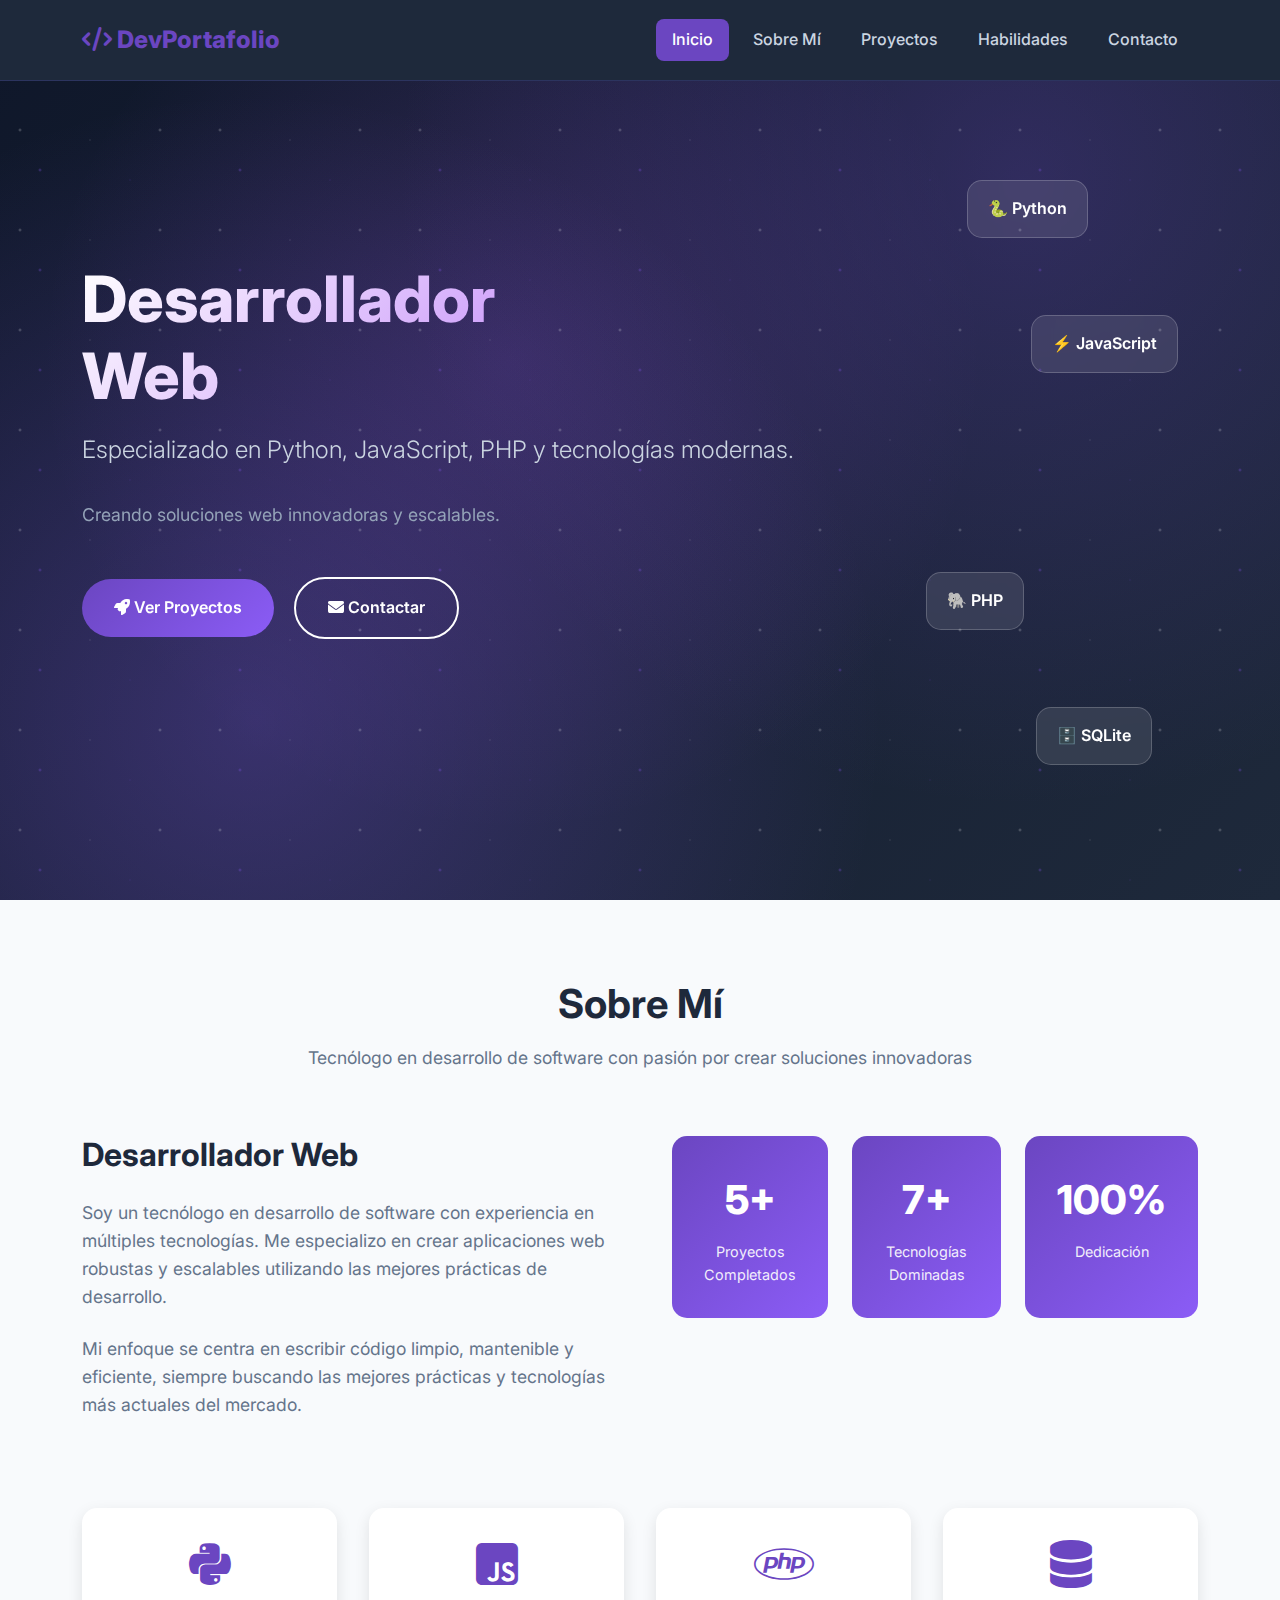
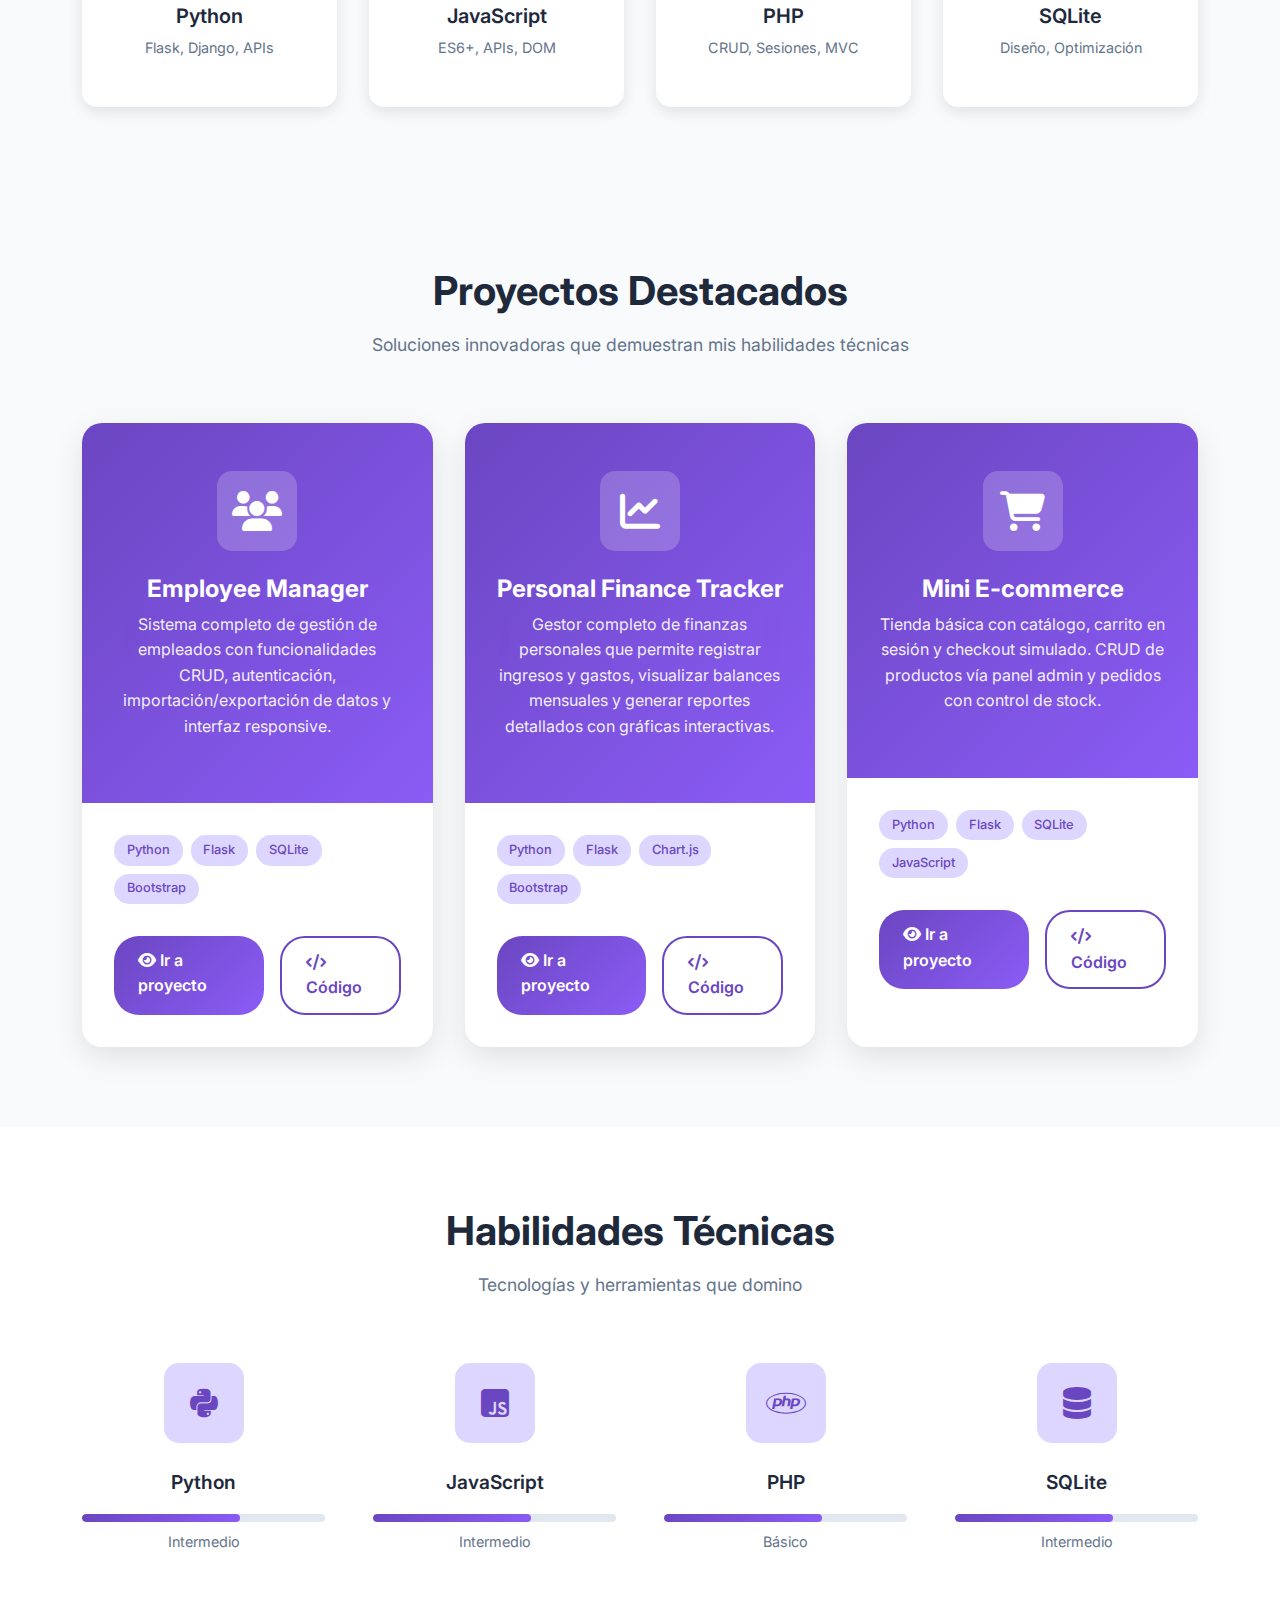
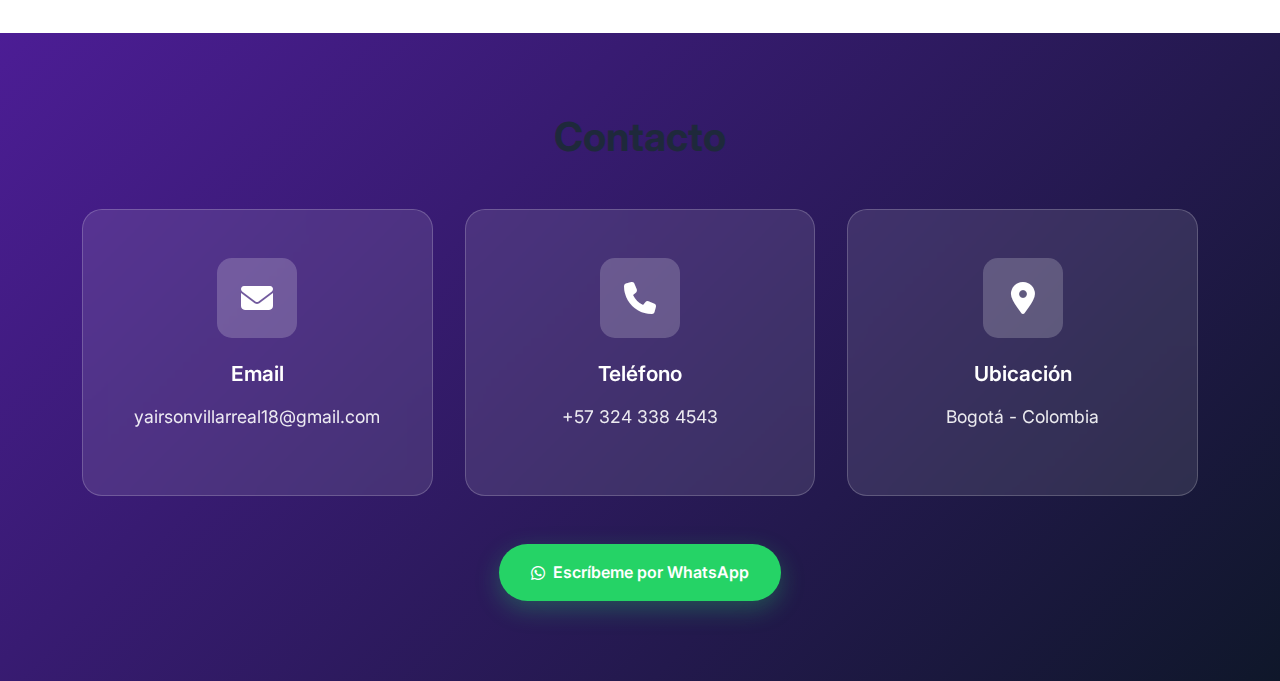
<file: index.html>
<!DOCTYPE html>
<html lang="es">

<head>
    <meta charset="UTF-8">
    <meta name="viewport" content="width=device-width, initial-scale=1.0">
    <title>DevPortafolio</title>
    <link href="https://cdn.jsdelivr.net/npm/bootstrap@5.3.0/dist/css/bootstrap.min.css" rel="stylesheet">
    <link rel="stylesheet" href="https://cdnjs.cloudflare.com/ajax/libs/font-awesome/6.4.0/css/all.min.css">
    <link href="https://fonts.googleapis.com/css2?family=Inter:wght@300;400;500;600;700;800&display=swap"
        rel="stylesheet">

    <style>
        :root {
            --primary-purple: #6B46C1;
            --secondary-purple: #8B5CF6;
            --light-purple: #DDD6FE;
            --dark-purple: #4C1D95;
            --accent-purple: #A855F7;
            --text-dark: #1F2937;
            --text-light: #6B7280;
            --white: #FFFFFF;
            --background: #F9FAFB;
            --dark-bg: #1e293b;
            --darker-bg: #0f172a;
            --light-gray: #f8fafc;
            --medium-gray: #e2e8f0;
            --text-gray: #64748b;
            --blue-gradient: linear-gradient(135deg, #3b82f6 0%, #1d4ed8 100%);
            --purple-gradient: linear-gradient(135deg, #6B46C1 0%, #8B5CF6 100%);
        }

        * {
            margin: 0;
            padding: 0;
            box-sizing: border-box;
        }

        body {
            font-family: 'Inter', sans-serif;
            color: #1e293b;
            line-height: 1.6;
            overflow-x: hidden;
        }

        /* Navegación */
        .navbar {
            background: var(--dark-bg);
            padding: 1rem 0;
            position: fixed;
            width: 100%;
            top: 0;
            z-index: 1000;
            border-bottom: 1px solid rgba(99, 102, 241, 0.2);
        }

        .navbar-brand {
            font-weight: 800;
            font-size: 1.5rem;
            color: var(--primary-purple) !important;
            text-decoration: none;
        }

        .nav-link {
            color: #cbd5e1 !important;
            font-weight: 500;
            padding: 0.5rem 1rem !important;
            border-radius: 8px;
            transition: all 0.2s ease;
            margin: 0 0.25rem;
        }

        .nav-link:hover {
            color: var(--primary-purple) !important;
            background: rgba(99, 102, 241, 0.1);
        }

        .nav-link.active {
            color: var(--white) !important;
            background: var(--primary-purple);
        }

        /* Hero Section - Imagen 1 */
        .hero-section {
            background: linear-gradient(135deg, var(--darker-bg) 0%, var(--dark-bg) 100%);
            min-height: 100vh;
            display: flex;
            align-items: center;
            position: relative;
            overflow: hidden;
        }

        .hero-section::before {
            content: '';
            position: absolute;
            top: 0;
            left: 0;
            right: 0;
            bottom: 0;
            background: radial-gradient(circle at 20% 80%, rgba(139, 92, 246, 0.3) 0%, transparent 50%),
                radial-gradient(circle at 80% 20%, rgba(107, 70, 193, 0.3) 0%, transparent 50%),
                radial-gradient(circle at 40% 40%, rgba(168, 85, 247, 0.2) 0%, transparent 50%);
        }

        .hero-section::after {
            content: '';
            position: absolute;
            top: 0;
            left: 0;
            right: 0;
            bottom: 0;
            background-image:
                radial-gradient(2px 2px at 20px 30px, rgba(255, 255, 255, 0.3), transparent),
                radial-gradient(2px 2px at 40px 70px, rgba(139, 92, 246, 0.4), transparent),
                radial-gradient(1px 1px at 90px 40px, rgba(255, 255, 255, 0.2), transparent),
                radial-gradient(1px 1px at 130px 80px, rgba(107, 70, 193, 0.3), transparent),
                radial-gradient(2px 2px at 160px 30px, rgba(255, 255, 255, 0.3), transparent);
            background-repeat: repeat;
            background-size: 200px 100px;
            animation: starsMove 30s linear infinite;
        }

        @keyframes gridMove {
            0% {
                transform: translate(0, 0);
            }

            100% {
                transform: translate(10px, 10px);
            }
        }

        @keyframes starsMove {
            0% {
                transform: translate(0, 0);
            }

            100% {
                transform: translate(200px, 100px);
            }
        }

        .hero-content {
            position: relative;
            z-index: 2;
            color: var(--white);
        }

        .hero-title {
            font-size: 4rem;
            font-weight: 800;
            margin-bottom: 1rem;
            background: linear-gradient(135deg, #ffffff 0%, #a855f7 100%);
            -webkit-background-clip: text;
            -webkit-text-fill-color: transparent;
            background-clip: text;
        }

        .hero-subtitle {
            font-size: 1.5rem;
            font-weight: 300;
            margin-bottom: 2rem;
            color: #cbd5e1;
        }

        .hero-description {
            font-size: 1.1rem;
            margin-bottom: 3rem;
            color: #94a3b8;
        }

        /* Tecnologías flotantes */
        .floating-techs {
            position: absolute;
            top: 0;
            left: 0;
            right: 0;
            bottom: 0;
            pointer-events: none;
        }

        .floating-tech {
            position: absolute;
            background: rgba(255, 255, 255, 0.1);
            backdrop-filter: blur(10px);
            border: 1px solid rgba(255, 255, 255, 0.2);
            border-radius: 15px;
            padding: 15px 20px;
            color: white;
            font-weight: 600;
            animation: float 6s ease-in-out infinite;
        }

        .floating-techs .floating-tech:nth-child(1) {
            top: 20%;
            right: 15%;
            animation-delay: 0s;
        }

        .floating-techs .floating-tech:nth-child(2) {
            top: 35%;
            right: 8%;
            animation-delay: 1s;
        }

        .floating-techs .floating-tech:nth-child(3) {
            bottom: 30%;
            right: 20%;
            animation-delay: 2s;
        }

        .floating-techs .floating-tech:nth-child(4) {
            bottom: 15%;
            right: 10%;
            animation-delay: 3s;
        }

        @keyframes float {

            0%,
            100% {
                transform: translateY(0px) rotate(0deg);
            }

            50% {
                transform: translateY(-20px) rotate(5deg);
            }
        }

        .tech-icon:hover {
            transform: scale(1.2) rotate(10deg);
            background: rgba(99, 102, 241, 0.3);
        }

        /* Botones */
        .btn-primary-custom {
            background: var(--purple-gradient);
            border: none;
            color: var(--white);
            padding: 1rem 2rem;
            border-radius: 50px;
            font-weight: 600;
            text-decoration: none;
            display: inline-block;
            transition: all 0.3s ease;
            margin-right: 1rem;
        }

        .btn-primary-custom:hover {
            transform: translateY(-3px);
            box-shadow: 0 10px 25px rgba(99, 102, 241, 0.3);
            color: var(--white);
        }

        .btn-outline-custom {
            background: transparent;
            border: 2px solid var(--white);
            color: var(--white);
            padding: 1rem 2rem;
            border-radius: 50px;
            font-weight: 600;
            text-decoration: none;
            display: inline-block;
            transition: all 0.3s ease;
        }

        .btn-outline-custom:hover {
            background: var(--white);
            color: var(--dark-bg);
        }

        /* Sobre Mí - Imagen 2 */
        .about-section {
            background: var(--light-gray);
            padding: 5rem 0;
        }

        .section-title {
            font-size: 2.5rem;
            font-weight: 700;
            text-align: center;
            margin-bottom: 1rem;
            color: var(--dark-bg);
        }

        .section-subtitle {
            text-align: center;
            color: var(--text-gray);
            margin-bottom: 4rem;
            font-size: 1.1rem;
        }

        .about-content {
            display: grid;
            grid-template-columns: 1fr 1fr;
            gap: 4rem;
            align-items: start;
            margin-bottom: 4rem;
        }

        .about-text h3 {
            font-size: 2rem;
            font-weight: 700;
            color: var(--dark-bg);
            margin-bottom: 1.5rem;
        }

        .about-text p {
            color: var(--text-gray);
            font-size: 1.1rem;
            margin-bottom: 1.5rem;
        }

        .stats-grid {
            display: grid;
            grid-template-columns: repeat(3, 1fr);
            gap: 1.5rem;
        }

        .stat-card {
            background: var(--purple-gradient);
            padding: 2rem;
            border-radius: 15px;
            text-align: center;
            color: var(--white);
        }

        .stat-number {
            font-size: 2.5rem;
            font-weight: 800;
            display: block;
            margin-bottom: 0.5rem;
        }

        .stat-label {
            font-size: 0.9rem;
            opacity: 0.9;
        }

        .tech-grid {
            display: grid;
            grid-template-columns: repeat(4, 1fr);
            gap: 2rem;
            margin-top: 3rem;
        }

        .tech-item {
            background: var(--white);
            padding: 2rem;
            border-radius: 15px;
            text-align: center;
            box-shadow: 0 5px 15px rgba(0, 0, 0, 0.1);
            transition: all 0.3s ease;
        }

        .tech-item:hover {
            transform: translateY(-5px);
            box-shadow: 0 10px 25px rgba(99, 102, 241, 0.15);
        }

        .tech-item i {
            font-size: 3rem;
            color: var(--primary-purple);
            margin-bottom: 1rem;
        }

        .tech-item h5 {
            font-weight: 600;
            color: var(--dark-bg);
            margin-bottom: 0.5rem;
        }

        .tech-item p {
            color: var(--text-gray);
            font-size: 0.9rem;
        }

        /* Proyectos - Imagen 3 */
        .projects-section {
            background: var(--light-gray);
            padding: 5rem 0;
        }

        .projects-grid {
            display: grid;
            grid-template-columns: repeat(auto-fit, minmax(350px, 1fr));
            gap: 2rem;
            margin-top: 3rem;
        }

        .project-card {
            background: var(--white);
            border-radius: 20px;
            overflow: hidden;
            box-shadow: 0 10px 30px rgba(0, 0, 0, 0.1);
            transition: all 0.3s ease;
        }

        .project-card:hover {
            transform: translateY(-10px);
            box-shadow: 0 20px 40px rgba(99, 102, 241, 0.15);
        }

        .project-header {
            background: var(--purple-gradient);
            padding: 3rem 2rem;
            text-align: center;
            color: var(--white);
        }

        .project-icon {
            width: 80px;
            height: 80px;
            background: rgba(255, 255, 255, 0.2);
            border-radius: 15px;
            display: flex;
            align-items: center;
            justify-content: center;
            margin: 0 auto 1.5rem;
            font-size: 2.5rem;
        }

        .project-title {
            font-size: 1.5rem;
            font-weight: 700;
            margin-bottom: 0.5rem;
        }

        .project-description {
            opacity: 0.9;
            font-size: 1rem;
        }

        .project-body {
            padding: 2rem;
        }

        .project-body p {
            color: var(--text-gray);
            margin-bottom: 1.5rem;
        }

        .tech-tags {
            display: flex;
            flex-wrap: wrap;
            gap: 0.5rem;
            margin-bottom: 2rem;
        }

        .tech-tag {
            background: var(--light-purple);
            color: var(--primary-purple);
            padding: 0.3rem 0.8rem;
            border-radius: 15px;
            font-size: 0.8rem;
            font-weight: 500;
        }

        .project-buttons {
            display: flex;
            gap: 1rem;
        }

        .btn-demo {
            background: var(--purple-gradient);
            color: var(--white);
            padding: 0.75rem 1.5rem;
            border-radius: 25px;
            text-decoration: none;
            font-weight: 600;
            transition: all 0.3s ease;
        }

        .btn-demo:hover {
            transform: translateY(-2px);
            color: var(--white);
        }

        .btn-code {
            background: transparent;
            color: var(--primary-purple);
            border: 2px solid var(--primary-purple);
            padding: 0.75rem 1.5rem;
            border-radius: 25px;
            text-decoration: none;
            font-weight: 600;
            transition: all 0.3s ease;
        }

        .btn-code:hover {
            background: var(--primary-purple);
            color: var(--white);
        }

        /* Habilidades - Imagen 4 */
        .skills-section {
            background: var(--white);
            padding: 5rem 0;
        }

        .skills-grid {
            display: grid;
            grid-template-columns: repeat(4, 1fr);
            gap: 3rem;
            margin-top: 3rem;
        }

        .skill-item {
            text-align: center;
        }

        .skill-icon {
            width: 80px;
            height: 80px;
            background: var(--light-purple);
            border-radius: 15px;
            display: flex;
            align-items: center;
            justify-content: center;
            margin: 0 auto 1.5rem;
            font-size: 2rem;
            color: var(--primary-purple);
        }

        .skill-name {
            font-size: 1.2rem;
            font-weight: 600;
            color: var(--dark-bg);
            margin-bottom: 1rem;
        }

        .skill-progress {
            width: 100%;
            height: 8px;
            background: #e2e8f0;
            border-radius: 4px;
            overflow: hidden;
            margin-bottom: 0.5rem;
        }

        .skill-progress-bar {
            height: 100%;
            background: var(--purple-gradient);
            border-radius: 4px;
            transition: width 2s ease;
        }

        .skill-level {
            color: var(--text-gray);
            font-size: 0.9rem;
        }

        /* Contacto - Imagen 5 */
        .contact-section {
            background: linear-gradient(135deg, var(--dark-purple) 0%, var(--darker-bg) 100%);
            padding: 5rem 0;
            color: var(--white);
        }

        .contact-grid {
            display: grid;
            grid-template-columns: repeat(3, 1fr);
            gap: 2rem;
            margin-top: 3rem;
            margin-bottom: 3rem;
        }

        .contact-card {
            background: rgba(255, 255, 255, 0.1);
            backdrop-filter: blur(10px);
            border: 1px solid rgba(255, 255, 255, 0.2);
            border-radius: 20px;
            padding: 3rem 2rem;
            text-align: center;
            transition: all 0.3s ease;
        }

        .contact-card:hover {
            transform: translateY(-5px);
            background: rgba(255, 255, 255, 0.15);
        }

        .contact-icon {
            width: 80px;
            height: 80px;
            background: rgba(255, 255, 255, 0.2);
            border-radius: 15px;
            display: flex;
            align-items: center;
            justify-content: center;
            margin: 0 auto 1.5rem;
            font-size: 2rem;
            color: var(--white);
        }

        .contact-title {
            font-size: 1.3rem;
            font-weight: 600;
            margin-bottom: 1rem;
        }

        .contact-info {
            opacity: 0.9;
            font-size: 1.1rem;
        }

        .whatsapp-btn {
            background: #25d366;
            color: var(--white);
            padding: 1rem 2rem;
            border-radius: 50px;
            text-decoration: none;
            font-weight: 600;
            display: inline-flex;
            align-items: center;
            gap: 0.5rem;
            transition: all 0.3s ease;
            box-shadow: 0 8px 25px rgba(37, 211, 102, 0.3);
        }

        .whatsapp-btn:hover {
            background: #128c7e;
            color: var(--white);
            transform: translateY(-3px);
            box-shadow: 0 12px 35px rgba(37, 211, 102, 0.4);
        }

        /* Responsive */
        @media (max-width: 768px) {
            .hero-title {
                font-size: 2.5rem;
            }

            .floating-tech {
                display: none;
            }

            .about-content {
                grid-template-columns: 1fr;
                gap: 2rem;
            }

            .stats-grid {
                grid-template-columns: 1fr;
            }

            .tech-grid {
                grid-template-columns: repeat(2, 1fr);
            }

            .skills-grid {
                grid-template-columns: repeat(2, 1fr);
            }

            .contact-grid {
                grid-template-columns: 1fr;
            }
        }
    </style>
</head>

<body>
    <!-- Navegación -->
    <nav class="navbar navbar-expand-lg">
        <div class="container">
            <a class="navbar-brand" href="#inicio">
                <i class="fas fa-code"></i> DevPortafolio
            </a>
            <button class="navbar-toggler" type="button" data-bs-toggle="collapse" data-bs-target="#navbarNav">
                <span class="navbar-toggler-icon"></span>
            </button>
            <div class="collapse navbar-collapse" id="navbarNav">
                <ul class="navbar-nav ms-auto">
                    <li class="nav-item">
                        <a class="nav-link active" href="#inicio">Inicio</a>
                    </li>
                    <li class="nav-item">
                        <a class="nav-link" href="#sobre-mi">Sobre Mí</a>
                    </li>
                    <li class="nav-item">
                        <a class="nav-link" href="#proyectos">Proyectos</a>
                    </li>
                    <li class="nav-item">
                        <a class="nav-link" href="#habilidades">Habilidades</a>
                    </li>
                    <li class="nav-item">
                        <a class="nav-link" href="#contacto">Contacto</a>
                    </li>
                </ul>
            </div>
        </div>
    </nav>

    <!-- Hero Section - Imagen 1 -->
    <section id="inicio" class="hero-section">
        <div class="container">
            <div class="row align-items-center">
                <div class="col-lg-8">
                    <div class="hero-content">
                        <h1 class="hero-title">Desarrollador<br>Web</h1>
                        <p class="hero-subtitle">Especializado en Python, JavaScript, PHP y tecnologías modernas.</p>
                        <p class="hero-description">
                            Creando soluciones web innovadoras y escalables.
                        </p>
                        <div class="hero-buttons">
                            <a href="#proyectos" class="btn-primary-custom">
                                <i class="fas fa-rocket"></i> Ver Proyectos
                            </a>
                            <a href="#contacto" class="btn-outline-custom">
                                <i class="fas fa-envelope"></i> Contactar
                            </a>
                        </div>
                    </div>
                </div>
            </div>
        </div>

        <!-- Tecnologías flotantes -->
        <div class="floating-techs">
            <div class="floating-tech">🐍 Python</div>
            <div class="floating-tech">⚡ JavaScript</div>
            <div class="floating-tech">🐘 PHP</div>
            <div class="floating-tech">🗄️ SQLite</div>
        </div>
    </section>

    <!-- Sobre Mí - Imagen 2 -->
    <section id="sobre-mi" class="about-section">
        <div class="container">
            <h2 class="section-title">Sobre Mí</h2>
            <p class="section-subtitle">Tecnólogo en desarrollo de software con pasión por crear soluciones innovadoras
            </p>

            <div class="about-content">
                <div class="about-text">
                    <h3>Desarrollador Web</h3>
                    <p>Soy un tecnólogo en desarrollo de software con experiencia en múltiples tecnologías. Me
                        especializo en crear aplicaciones web robustas y escalables utilizando las mejores prácticas de
                        desarrollo.</p>
                    <p>Mi enfoque se centra en escribir código limpio, mantenible y eficiente, siempre buscando las
                        mejores prácticas y tecnologías más actuales del mercado.</p>
                </div>

                <div class="stats-grid">
                    <div class="stat-card">
                        <span class="stat-number">5+</span>
                        <div class="stat-label">Proyectos<br>Completados</div>
                    </div>
                    <div class="stat-card">
                        <span class="stat-number">7+</span>
                        <div class="stat-label">Tecnologías<br>Dominadas</div>
                    </div>
                    <div class="stat-card">
                        <span class="stat-number">100%</span>
                        <div class="stat-label">Dedicación</div>
                    </div>
                </div>
            </div>

            <div class="tech-grid">
                <div class="tech-item">
                    <i class="fab fa-python"></i>
                    <h5>Python</h5>
                    <p>Flask, Django, APIs</p>
                </div>
                <div class="tech-item">
                    <i class="fab fa-js-square"></i>
                    <h5>JavaScript</h5>
                    <p>ES6+, APIs, DOM</p>
                </div>
                <div class="tech-item">
                    <i class="fab fa-php"></i>
                    <h5>PHP</h5>
                    <p>CRUD, Sesiones, MVC</p>
                </div>
                <div class="tech-item">
                    <i class="fas fa-database"></i>
                    <h5>SQLite</h5>
                    <p>Diseño, Optimización</p>
                </div>
            </div>
        </div>
    </section>

    <!-- Proyectos Destacados - Imagen 3 -->
    <section id="proyectos" class="projects-section">
        <div class="container">
            <h2 class="section-title">Proyectos Destacados</h2>
            <p class="section-subtitle">Soluciones innovadoras que demuestran mis habilidades técnicas</p>

            <div class="projects-grid">
                <div class="project-card">
                    <div class="project-header">
                        <div class="project-icon">
                            <i class="fas fa-users"></i>
                        </div>
                        <h3 class="project-title">Employee Manager</h3>
                        <p class="project-description">Sistema completo de gestión de empleados con funcionalidades
                            CRUD, autenticación, importación/exportación de datos y interfaz responsive.</p>
                    </div>
                    <div class="project-body">
                        <div class="tech-tags">
                            <span class="tech-tag">Python</span>
                            <span class="tech-tag">Flask</span>
                            <span class="tech-tag">SQLite</span>
                            <span class="tech-tag">Bootstrap</span>
                        </div>
                        <div class="project-buttons">
                            <a href="projects/employee-manager/employee_manager.html" class="btn-demo">
                                <i class="fas fa-eye"></i> Ir a proyecto
                            </a>
                            <a href="https://github.com/Villarreal1612/Portafolio/tree/main/projects/employee-manager"
                                class="btn-code" target="_blank" rel="noopener">
                                <i class="fas fa-code"></i> Código
                            </a>
                        </div>
                    </div>
                </div>

                <div class="project-card">
                    <div class="project-header">
                        <div class="project-icon">
                            <i class="fas fa-chart-line"></i>
                        </div>
                        <h3 class="project-title">Personal Finance Tracker</h3>
                        <p class="project-description">Gestor completo de finanzas personales que permite registrar
                            ingresos y gastos, visualizar balances mensuales y generar reportes detallados con gráficas
                            interactivas.</p>
                    </div>
                    <div class="project-body">
                        <div class="tech-tags">
                            <span class="tech-tag">Python</span>
                            <span class="tech-tag">Flask</span>
                            <span class="tech-tag">Chart.js</span>
                            <span class="tech-tag">Bootstrap</span>
                        </div>
                        <div class="project-buttons">
                            <a href="projects/personal-finance-tracker/personal_finance_tracker.html" class="btn-demo">
                                <i class="fas fa-eye"></i> Ir a proyecto
                            </a>
                            <a href="https://github.com/Villarreal1612/Portafolio/tree/main/projects/personal-finance-tracker"
                                class="btn-code" target="_blank" rel="noopener">
                                <i class="fas fa-code"></i> Código
                            </a>
                        </div>
                    </div>
                </div>

                <div class="project-card">
                    <div class="project-header">
                        <div class="project-icon">
                            <i class="fas fa-shopping-cart"></i>
                        </div>
                        <h3 class="project-title">Mini E-commerce</h3>
                        <p class="project-description">Tienda básica con catálogo, carrito en sesión y checkout
                            simulado. CRUD de productos vía panel admin y pedidos con control de stock.</p>
                    </div>
                    <div class="project-body">
                        <div class="tech-tags">
                            <span class="tech-tag">Python</span>
                            <span class="tech-tag">Flask</span>
                            <span class="tech-tag">SQLite</span>
                            <span class="tech-tag">JavaScript</span>
                        </div>
                        <div class="project-buttons">
                            <a href="projects/mini-ecommerce/mini_ecommerce.html" class="btn-demo">
                                <i class="fas fa-eye"></i> Ir a proyecto
                            </a>
                            <a href="https://github.com/Villarreal1612/Portafolio/tree/main/projects/mini-ecommerce"
                                class="btn-code" target="_blank" rel="noopener">
                                <i class="fas fa-code"></i> Código
                            </a>
                        </div>
                    </div>
                </div>
            </div>
        </div>
    </section>

    <!-- Habilidades Técnicas - Imagen 4 -->
    <section id="habilidades" class="skills-section">
        <div class="container">
            <h2 class="section-title">Habilidades Técnicas</h2>
            <p class="section-subtitle">Tecnologías y herramientas que domino</p>

            <div class="skills-grid">
                <div class="skill-item">
                    <div class="skill-icon">
                        <i class="fab fa-python"></i>
                    </div>
                    <div class="skill-name">Python</div>
                    <div class="skill-progress">
                        <div class="skill-progress-bar" style="width: 65%"></div>
                    </div>
                    <div class="skill-level">Intermedio</div>
                </div>

                <div class="skill-item">
                    <div class="skill-icon">
                        <i class="fab fa-js-square"></i>
                    </div>
                    <div class="skill-name">JavaScript</div>
                    <div class="skill-progress">
                        <div class="skill-progress-bar" style="width: 65%"></div>
                    </div>
                    <div class="skill-level">Intermedio</div>
                </div>

                <div class="skill-item">
                    <div class="skill-icon">
                        <i class="fab fa-php"></i>
                    </div>
                    <div class="skill-name">PHP</div>
                    <div class="skill-progress">
                        <div class="skill-progress-bar" style="width: 65%"></div>
                    </div>
                    <div class="skill-level">Básico</div>
                </div>

                <div class="skill-item">
                    <div class="skill-icon">
                        <i class="fas fa-database"></i>
                    </div>
                    <div class="skill-name">SQLite</div>
                    <div class="skill-progress">
                        <div class="skill-progress-bar" style="width: 65%"></div>
                    </div>
                    <div class="skill-level">Intermedio</div>
                </div>
            </div>
        </div>
    </section>

    <!-- Contacto - Imagen 5 -->
    <section id="contacto" class="contact-section">
        <div class="container">
            <h2 class="section-title">Contacto</h2>

            <div class="contact-grid">
                <div class="contact-card">
                    <div class="contact-icon">
                        <i class="fas fa-envelope"></i>
                    </div>
                    <h3 class="contact-title">Email</h3>
                    <p class="contact-info">yairsonvillarreal18@gmail.com</p>
                </div>

                <div class="contact-card">
                    <div class="contact-icon">
                        <i class="fas fa-phone"></i>
                    </div>
                    <h3 class="contact-title">Teléfono</h3>
                    <p class="contact-info">+57 324 338 4543</p>
                </div>

                <div class="contact-card">
                    <div class="contact-icon">
                        <i class="fas fa-map-marker-alt"></i>
                    </div>
                    <h3 class="contact-title">Ubicación</h3>
                    <p class="contact-info">Bogotá - Colombia</p>
                </div>
            </div>

            <div class="text-center">
                <a href="https://wa.me/573243384543" class="whatsapp-btn" target="_blank">
                    <i class="fab fa-whatsapp"></i>
                    Escríbeme por WhatsApp
                </a>
            </div>
        </div>
    </section>

    <script src="https://cdn.jsdelivr.net/npm/bootstrap@5.3.0/dist/js/bootstrap.bundle.min.js"></script>

    <script>
        // Navegación suave
        document.querySelectorAll('a[href^="#"]').forEach(anchor => {
            anchor.addEventListener('click', function (e) {
                e.preventDefault();
                const target = document.querySelector(this.getAttribute('href'));
                if (target) {
                    target.scrollIntoView({
                        behavior: 'smooth',
                        block: 'start'
                    });
                }
            });
        });

        // Navegación activa
        window.addEventListener('scroll', () => {
            const sections = document.querySelectorAll('section[id]');
            const navLinks = document.querySelectorAll('.nav-link');

            let current = '';
            sections.forEach(section => {
                const sectionTop = section.offsetTop - 100;
                if (scrollY >= sectionTop) {
                    current = section.getAttribute('id');
                }
            });

            navLinks.forEach(link => {
                link.classList.remove('active');
                if (link.getAttribute('href') === `#${current}`) {
                    link.classList.add('active');
                }
            });
        });

        // Animación de barras de progreso
        const observerOptions = {
            threshold: 0.5
        };

        const observer = new IntersectionObserver(function (entries) {
            entries.forEach(entry => {
                if (entry.isIntersecting) {
                    const progressBars = entry.target.querySelectorAll('.skill-progress-bar');
                    progressBars.forEach(bar => {
                        const width = bar.style.width;
                        bar.style.width = '0%';
                        setTimeout(() => {
                            bar.style.width = width;
                        }, 500);
                    });
                }
            });
        }, observerOptions);

        observer.observe(document.querySelector('.skills-section'));
    </script>
</body>

</html>
</file>
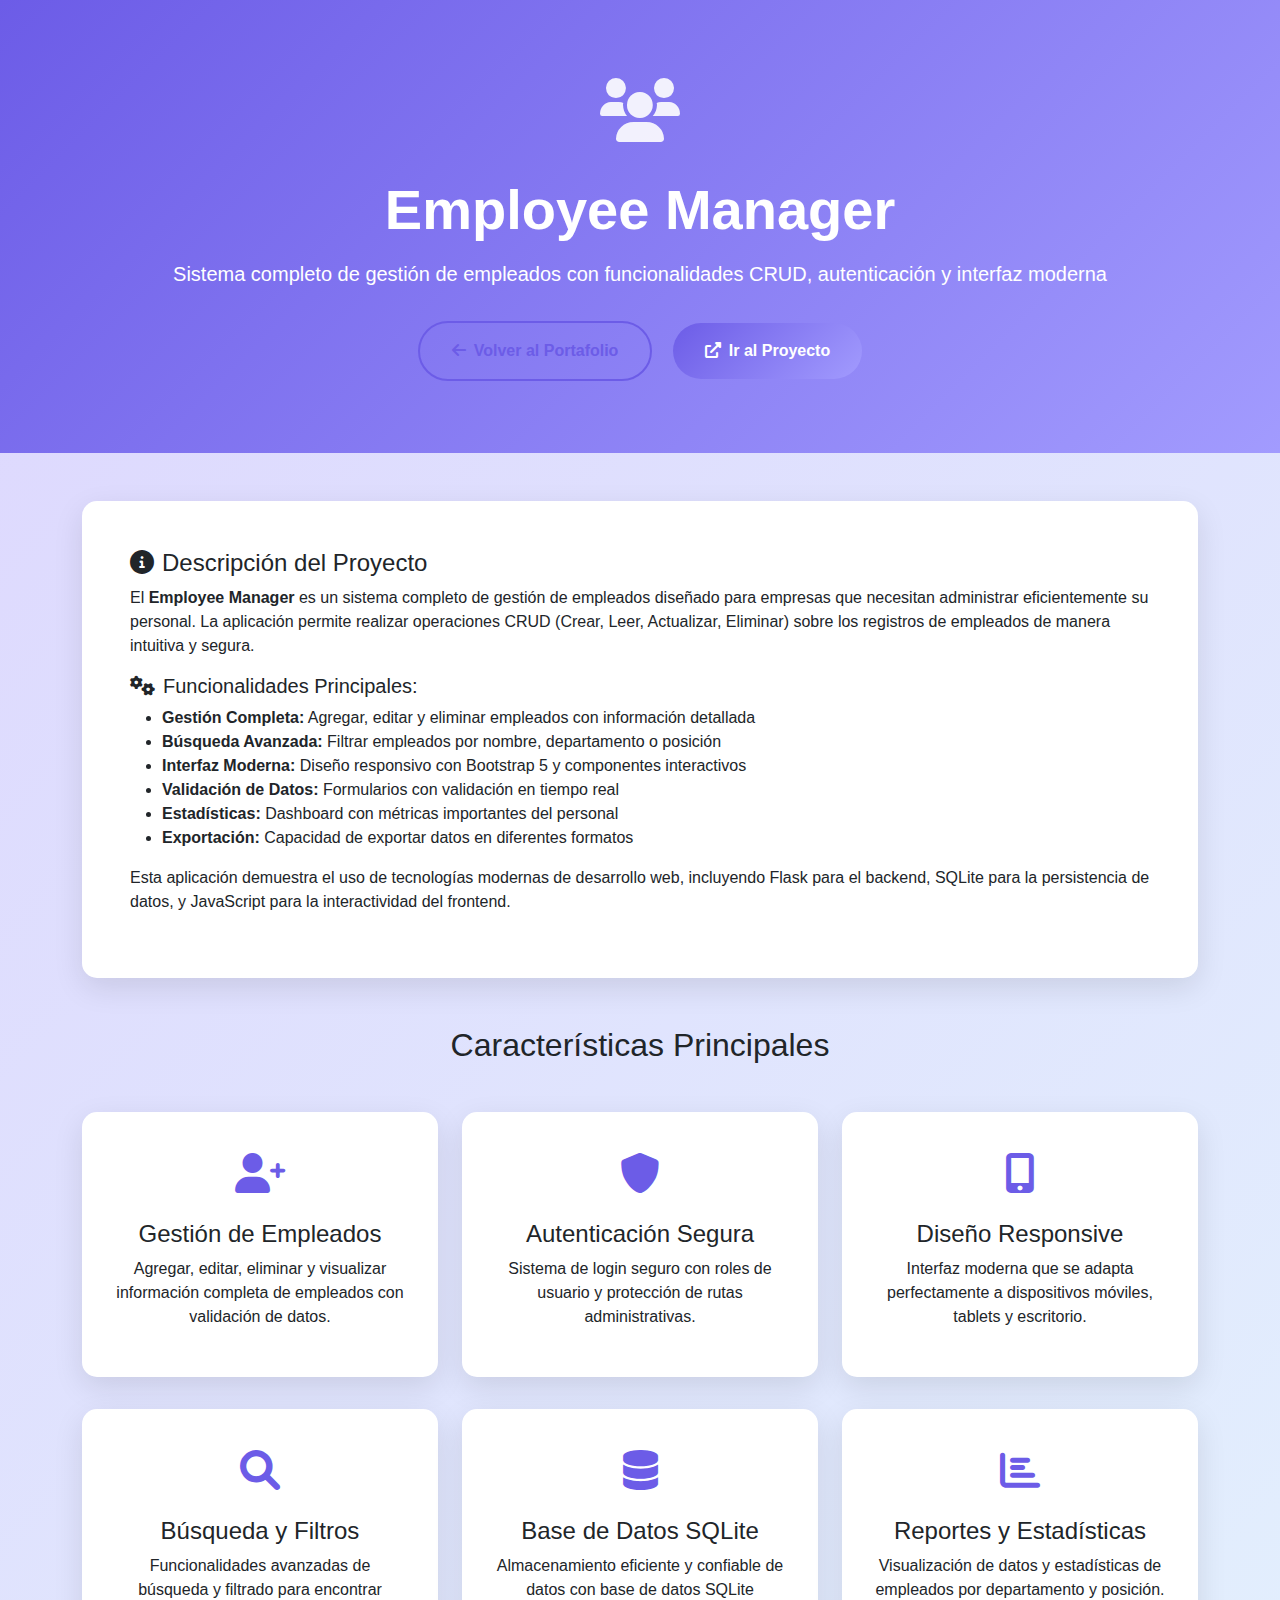
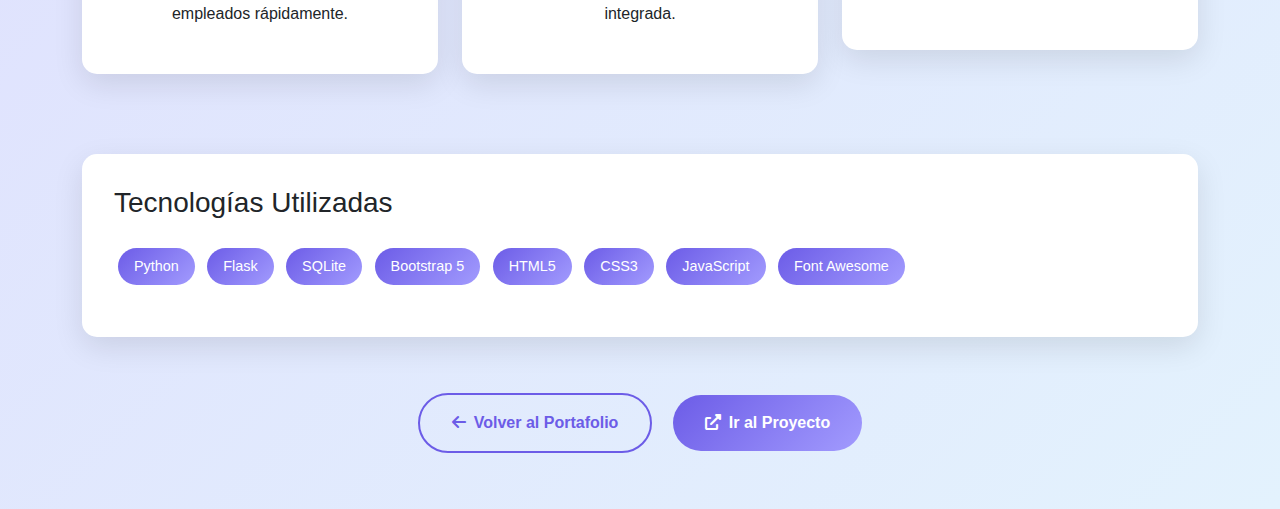
<file: projects/employee-manager/employee_manager.html>
<!DOCTYPE html>
<html lang="es">

<head>
    <meta charset="UTF-8">
    <meta name="viewport" content="width=device-width, initial-scale=1.0">
    <title>Employee Manager - Portafolio</title>
    <link href="https://cdn.jsdelivr.net/npm/bootstrap@5.3.0/dist/css/bootstrap.min.css" rel="stylesheet">
    <link href="https://cdnjs.cloudflare.com/ajax/libs/font-awesome/6.0.0/css/all.min.css" rel="stylesheet">
    <style>
        :root {
            --primary-color: #6c5ce7;
            --secondary-color: #a29bfe;
            --accent-color: #fd79a8;
            --dark-color: #2d3436;
            --light-color: #ddd6fe;
        }

        body {
            background: linear-gradient(135deg, var(--light-color) 0%, #e3f2fd 100%);
            font-family: 'Segoe UI', Tahoma, Geneva, Verdana, sans-serif;
            min-height: 100vh;
        }

        .project-header {
            background: linear-gradient(135deg, var(--primary-color) 0%, var(--secondary-color) 100%);
            color: white;
            padding: 4rem 0;
            margin-bottom: 3rem;
        }

        .project-icon {
            font-size: 4rem;
            margin-bottom: 1rem;
            opacity: 0.9;
        }

        .feature-card {
            background: white;
            border-radius: 15px;
            padding: 2rem;
            margin-bottom: 2rem;
            box-shadow: 0 10px 30px rgba(0, 0, 0, 0.1);
            transition: transform 0.3s ease, box-shadow 0.3s ease;
            border: none;
        }

        .feature-card:hover {
            transform: translateY(-5px);
            box-shadow: 0 20px 40px rgba(0, 0, 0, 0.15);
        }

        .feature-icon {
            font-size: 2.5rem;
            color: var(--primary-color);
            margin-bottom: 1rem;
        }

        .tech-stack {
            background: white;
            border-radius: 15px;
            padding: 2rem;
            box-shadow: 0 10px 30px rgba(0, 0, 0, 0.1);
        }

        .tech-tag {
            display: inline-block;
            background: linear-gradient(135deg, var(--primary-color), var(--secondary-color));
            color: white;
            padding: 0.5rem 1rem;
            border-radius: 25px;
            margin: 0.25rem;
            font-size: 0.9rem;
            font-weight: 500;
        }

        .btn-custom {
            background: linear-gradient(135deg, var(--primary-color), var(--secondary-color));
            border: none;
            color: white;
            padding: 1rem 2rem;
            border-radius: 50px;
            font-weight: 600;
            text-decoration: none;
            display: inline-block;
            transition: all 0.3s ease;
            margin: 0.5rem;
        }

        .btn-custom:hover {
            transform: translateY(-2px);
            box-shadow: 0 10px 25px rgba(108, 92, 231, 0.3);
            color: white;
        }

        .btn-outline-custom {
            border: 2px solid var(--primary-color);
            color: var(--primary-color);
            background: transparent;
            padding: 1rem 2rem;
            border-radius: 50px;
            font-weight: 600;
            text-decoration: none;
            display: inline-block;
            transition: all 0.3s ease;
            margin: 0.5rem;
        }

        .btn-outline-custom:hover {
            background: var(--primary-color);
            color: white;
            transform: translateY(-2px);
            box-shadow: 0 10px 25px rgba(108, 92, 231, 0.3);
        }

        .description-section {
            background: white;
            border-radius: 15px;
            padding: 3rem;
            margin-bottom: 3rem;
            box-shadow: 0 10px 30px rgba(0, 0, 0, 0.1);
        }
    </style>
</head>

<body>
    <!-- Project Header -->
    <div class="project-header">
        <div class="container text-center">
            <div class="project-icon">
                <i class="fas fa-users"></i>
            </div>
            <h1 class="display-4 fw-bold mb-3">Employee Manager</h1>
            <p class="lead mb-4">Sistema completo de gestión de empleados con funcionalidades CRUD, autenticación y
                interfaz moderna</p>
            <div class="mt-4">
                <a href="/" class="btn-outline-custom">
                    <i class="fas fa-arrow-left me-2"></i>Volver al Portafolio
                </a>
                <a href="/projects/employee-manager/frontend/" class="btn-custom">
                    <i class="fas fa-external-link-alt me-2"></i>Ir al Proyecto
                </a>
            </div>
        </div>
    </div>

    <div class="container">
        <!-- Project Description -->
        <div class="description-section">
            <div class="project-description">
                <h4><i class="fas fa-info-circle me-2"></i>Descripción del Proyecto</h4>
                <p>
                    El <strong>Employee Manager</strong> es un sistema completo de gestión de empleados diseñado para
                    empresas que necesitan
                    administrar eficientemente su personal. La aplicación permite realizar operaciones CRUD (Crear,
                    Leer, Actualizar, Eliminar)
                    sobre los registros de empleados de manera intuitiva y segura.
                </p>

                <h5><i class="fas fa-cogs me-2"></i>Funcionalidades Principales:</h5>
                <ul class="feature-list">
                    <li><strong>Gestión Completa:</strong> Agregar, editar y eliminar empleados con información
                        detallada</li>
                    <li><strong>Búsqueda Avanzada:</strong> Filtrar empleados por nombre, departamento o posición</li>
                    <li><strong>Interfaz Moderna:</strong> Diseño responsivo con Bootstrap 5 y componentes interactivos
                    </li>
                    <li><strong>Validación de Datos:</strong> Formularios con validación en tiempo real</li>
                    <li><strong>Estadísticas:</strong> Dashboard con métricas importantes del personal</li>
                    <li><strong>Exportación:</strong> Capacidad de exportar datos en diferentes formatos</li>
                </ul>

                <p>
                    Esta aplicación demuestra el uso de tecnologías modernas de desarrollo web, incluyendo Flask para el
                    backend,
                    SQLite para la persistencia de datos, y JavaScript para la interactividad del frontend.
                </p>
            </div>
        </div>

        <!-- Features -->
        <div class="row mb-5">
            <div class="col-12">
                <h2 class="text-center mb-5">Características Principales</h2>
            </div>
            <div class="col-md-4">
                <div class="feature-card text-center">
                    <div class="feature-icon">
                        <i class="fas fa-user-plus"></i>
                    </div>
                    <h4>Gestión de Empleados</h4>
                    <p>Agregar, editar, eliminar y visualizar información completa de empleados con validación de datos.
                    </p>
                </div>
            </div>
            <div class="col-md-4">
                <div class="feature-card text-center">
                    <div class="feature-icon">
                        <i class="fas fa-shield-alt"></i>
                    </div>
                    <h4>Autenticación Segura</h4>
                    <p>Sistema de login seguro con roles de usuario y protección de rutas administrativas.</p>
                </div>
            </div>
            <div class="col-md-4">
                <div class="feature-card text-center">
                    <div class="feature-icon">
                        <i class="fas fa-mobile-alt"></i>
                    </div>
                    <h4>Diseño Responsive</h4>
                    <p>Interfaz moderna que se adapta perfectamente a dispositivos móviles, tablets y escritorio.</p>
                </div>
            </div>
            <div class="col-md-4">
                <div class="feature-card text-center">
                    <div class="feature-icon">
                        <i class="fas fa-search"></i>
                    </div>
                    <h4>Búsqueda y Filtros</h4>
                    <p>Funcionalidades avanzadas de búsqueda y filtrado para encontrar empleados rápidamente.</p>
                </div>
            </div>
            <div class="col-md-4">
                <div class="feature-card text-center">
                    <div class="feature-icon">
                        <i class="fas fa-database"></i>
                    </div>
                    <h4>Base de Datos SQLite</h4>
                    <p>Almacenamiento eficiente y confiable de datos con base de datos SQLite integrada.</p>
                </div>
            </div>
            <div class="col-md-4">
                <div class="feature-card text-center">
                    <div class="feature-icon">
                        <i class="fas fa-chart-bar"></i>
                    </div>
                    <h4>Reportes y Estadísticas</h4>
                    <p>Visualización de datos y estadísticas de empleados por departamento y posición.</p>
                </div>
            </div>
        </div>

        <!-- Tech Stack -->
        <div class="tech-stack mb-5">
            <h3 class="mb-4">Tecnologías Utilizadas</h3>
            <div class="mb-3">
                <span class="tech-tag">Python</span>
                <span class="tech-tag">Flask</span>
                <span class="tech-tag">SQLite</span>
                <span class="tech-tag">Bootstrap 5</span>
                <span class="tech-tag">HTML5</span>
                <span class="tech-tag">CSS3</span>
                <span class="tech-tag">JavaScript</span>
                <span class="tech-tag">Font Awesome</span>
            </div>
        </div>

        <!-- Action Buttons -->
        <div class="text-center mb-5">
            <a href="/" class="btn-outline-custom">
                <i class="fas fa-arrow-left me-2"></i>Volver al Portafolio
            </a>
            <a href="/projects/employee-manager/frontend/" class="btn-custom">
                <i class="fas fa-external-link-alt me-2"></i>Ir al Proyecto
            </a>
        </div>
    </div>

    <script src="https://cdn.jsdelivr.net/npm/bootstrap@5.3.0/dist/js/bootstrap.bundle.min.js"></script>
</body>

</html>
</file>
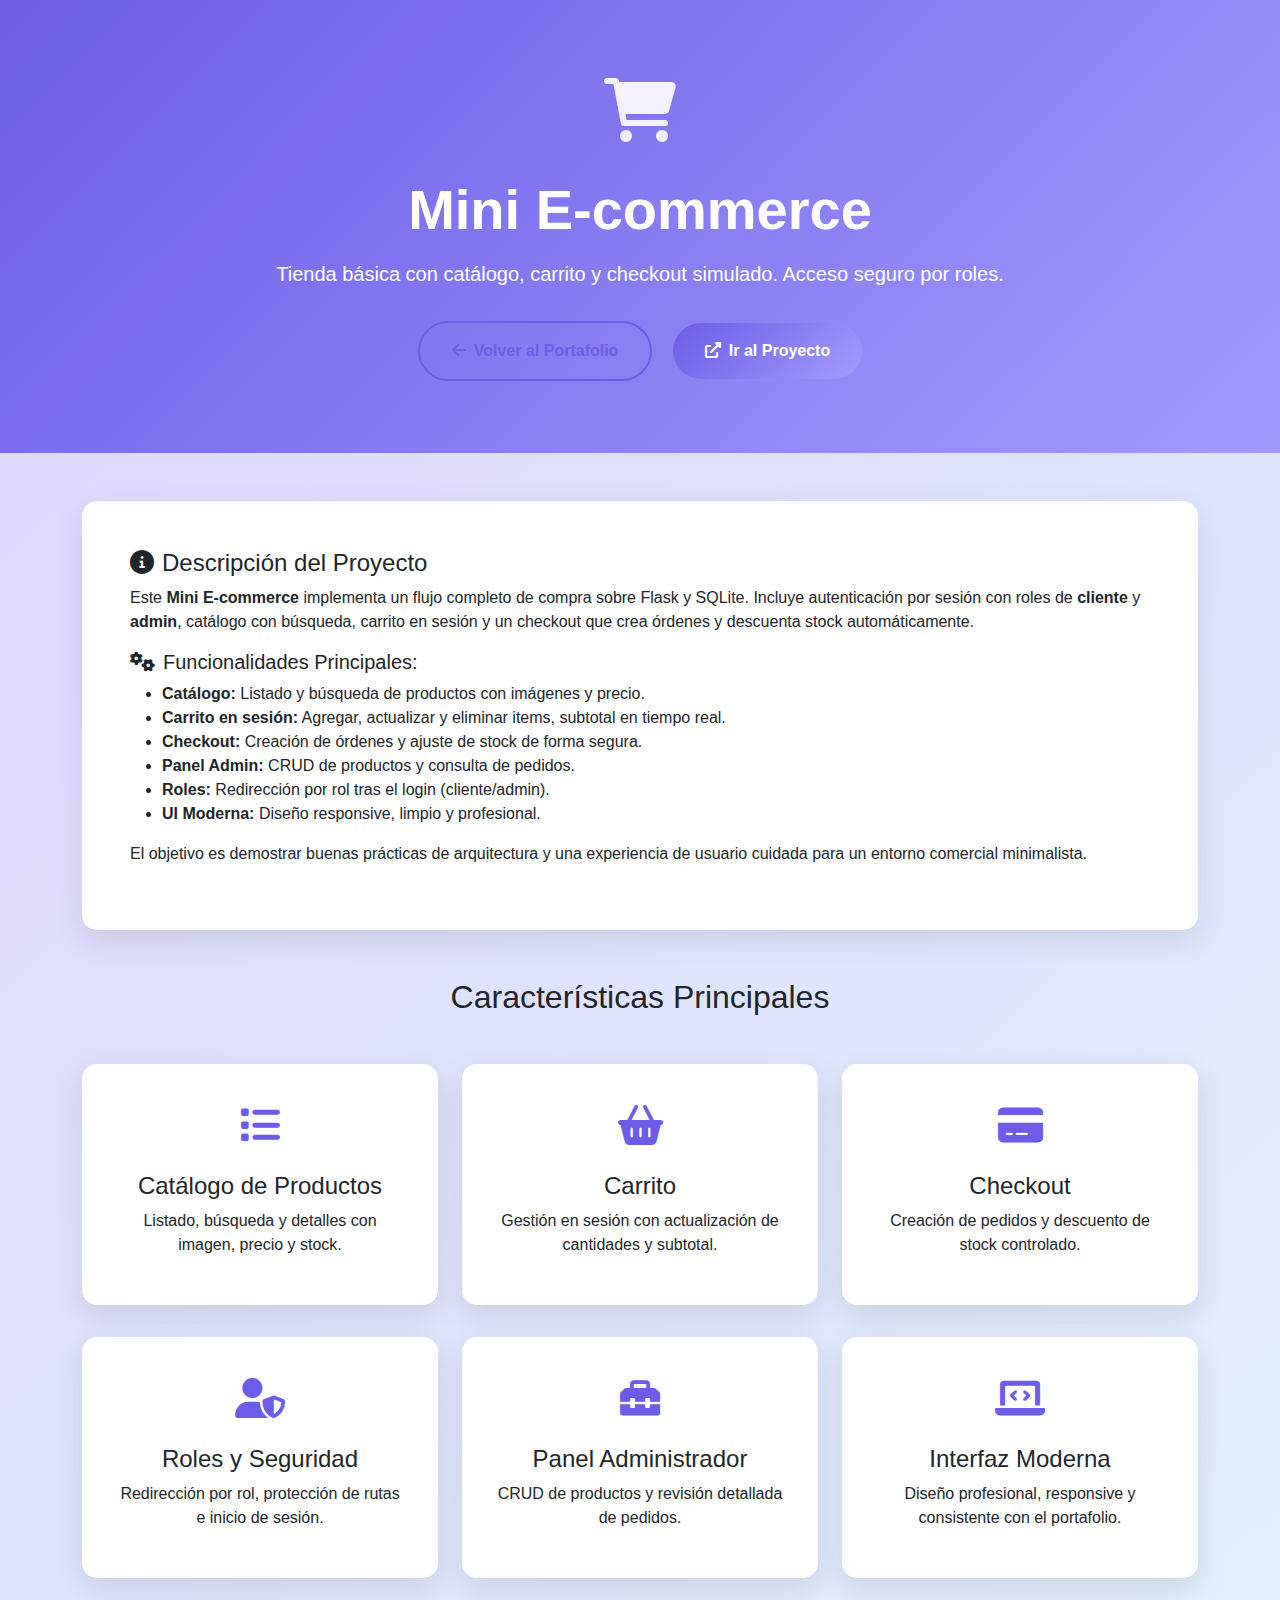
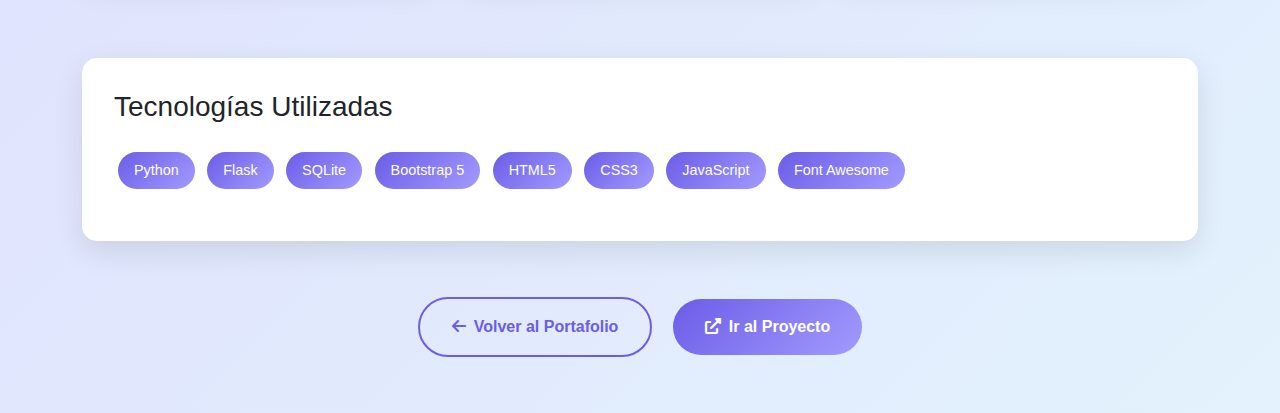
<file: projects/mini-ecommerce/mini_ecommerce.html>
<!DOCTYPE html>
<html lang="es">

<head>
  <meta charset="UTF-8" />
  <meta name="viewport" content="width=device-width, initial-scale=1.0" />
  <title>Mini E-commerce - Portafolio</title>
  <link href="https://cdn.jsdelivr.net/npm/bootstrap@5.3.0/dist/css/bootstrap.min.css" rel="stylesheet">
  <link href="https://cdnjs.cloudflare.com/ajax/libs/font-awesome/6.0.0/css/all.min.css" rel="stylesheet">
  <style>
    :root {
      --primary-color: #6c5ce7;
      --secondary-color: #a29bfe;
      --accent-color: #fd79a8;
      --dark-color: #2d3436;
      --light-color: #ddd6fe;
    }

    body {
      background: linear-gradient(135deg, var(--light-color) 0%, #e3f2fd 100%);
      font-family: 'Segoe UI', Tahoma, Geneva, Verdana, sans-serif;
      min-height: 100vh;
    }

    .project-header {
      background: linear-gradient(135deg, var(--primary-color) 0%, var(--secondary-color) 100%);
      color: white;
      padding: 4rem 0;
      margin-bottom: 3rem;
    }

    .project-icon {
      font-size: 4rem;
      margin-bottom: 1rem;
      opacity: 0.9;
    }

    .feature-card {
      background: white;
      border-radius: 15px;
      padding: 2rem;
      margin-bottom: 2rem;
      box-shadow: 0 10px 30px rgba(0, 0, 0, 0.1);
      transition: transform 0.3s ease, box-shadow 0.3s ease;
      border: none;
    }

    .feature-card:hover {
      transform: translateY(-5px);
      box-shadow: 0 20px 40px rgba(0, 0, 0, 0.15);
    }

    .feature-icon {
      font-size: 2.5rem;
      color: var(--primary-color);
      margin-bottom: 1rem;
    }

    .tech-stack {
      background: white;
      border-radius: 15px;
      padding: 2rem;
      box-shadow: 0 10px 30px rgba(0, 0, 0, 0.1);
    }

    .tech-tag {
      display: inline-block;
      background: linear-gradient(135deg, var(--primary-color), var(--secondary-color));
      color: white;
      padding: 0.5rem 1rem;
      border-radius: 25px;
      margin: 0.25rem;
      font-size: 0.9rem;
      font-weight: 500;
    }

    .btn-custom {
      background: linear-gradient(135deg, var(--primary-color), var(--secondary-color));
      border: none;
      color: white;
      padding: 1rem 2rem;
      border-radius: 50px;
      font-weight: 600;
      text-decoration: none;
      display: inline-block;
      transition: all 0.3s ease;
      margin: 0.5rem;
    }

    .btn-custom:hover {
      transform: translateY(-2px);
      box-shadow: 0 10px 25px rgba(108, 92, 231, 0.3);
      color: white;
    }

    .btn-outline-custom {
      border: 2px solid var(--primary-color);
      color: var(--primary-color);
      background: transparent;
      padding: 1rem 2rem;
      border-radius: 50px;
      font-weight: 600;
      text-decoration: none;
      display: inline-block;
      transition: all 0.3s ease;
      margin: 0.5rem;
    }

    .btn-outline-custom:hover {
      background: var(--primary-color);
      color: white;
      transform: translateY(-2px);
      box-shadow: 0 10px 25px rgba(108, 92, 231, 0.3);
    }

    .description-section {
      background: white;
      border-radius: 15px;
      padding: 3rem;
      margin-bottom: 3rem;
      box-shadow: 0 10px 30px rgba(0, 0, 0, 0.1);
    }
  </style>
</head>

<body>
  <!-- Encabezado del Proyecto -->
  <div class="project-header">
    <div class="container text-center">
      <div class="project-icon">
        <i class="fas fa-shopping-cart"></i>
      </div>
      <h1 class="display-4 fw-bold mb-3">Mini E-commerce</h1>
      <p class="lead mb-4">Tienda básica con catálogo, carrito y checkout simulado. Acceso seguro por roles.</p>
      <div class="mt-4">
        <a href="/" class="btn-outline-custom">
          <i class="fas fa-arrow-left me-2"></i>Volver al Portafolio
        </a>
        <a href="/projects/mini-ecommerce/login/" class="btn-custom">
          <i class="fas fa-external-link-alt me-2"></i>Ir al Proyecto
        </a>
      </div>
    </div>
  </div>

  <div class="container">
    <!-- Descripción del Proyecto -->
    <div class="description-section">
      <div class="project-description">
        <h4><i class="fas fa-info-circle me-2"></i>Descripción del Proyecto</h4>
        <p>
          Este <strong>Mini E-commerce</strong> implementa un flujo completo de compra sobre Flask y SQLite. Incluye
          autenticación por sesión con roles de <strong>cliente</strong> y <strong>admin</strong>, catálogo con búsqueda,
          carrito en sesión y un checkout que crea órdenes y descuenta stock automáticamente.
        </p>

        <h5><i class="fas fa-cogs me-2"></i>Funcionalidades Principales:</h5>
        <ul class="feature-list">
          <li><strong>Catálogo:</strong> Listado y búsqueda de productos con imágenes y precio.</li>
          <li><strong>Carrito en sesión:</strong> Agregar, actualizar y eliminar items, subtotal en tiempo real.</li>
          <li><strong>Checkout:</strong> Creación de órdenes y ajuste de stock de forma segura.</li>
          <li><strong>Panel Admin:</strong> CRUD de productos y consulta de pedidos.</li>
          <li><strong>Roles:</strong> Redirección por rol tras el login (cliente/admin).</li>
          <li><strong>UI Moderna:</strong> Diseño responsive, limpio y profesional.</li>
        </ul>
        <p>
          El objetivo es demostrar buenas prácticas de arquitectura y una experiencia de usuario cuidada para un entorno comercial minimalista.
        </p>
      </div>
    </div>

    <!-- Características -->
    <div class="row mb-5">
      <div class="col-12">
        <h2 class="text-center mb-5">Características Principales</h2>
      </div>
      <div class="col-md-4">
        <div class="feature-card text-center">
          <div class="feature-icon"><i class="fas fa-list"></i></div>
          <h4>Catálogo de Productos</h4>
          <p>Listado, búsqueda y detalles con imagen, precio y stock.</p>
        </div>
      </div>
      <div class="col-md-4">
        <div class="feature-card text-center">
          <div class="feature-icon"><i class="fas fa-shopping-basket"></i></div>
          <h4>Carrito</h4>
          <p>Gestión en sesión con actualización de cantidades y subtotal.</p>
        </div>
      </div>
      <div class="col-md-4">
        <div class="feature-card text-center">
          <div class="feature-icon"><i class="fas fa-credit-card"></i></div>
          <h4>Checkout</h4>
          <p>Creación de pedidos y descuento de stock controlado.</p>
        </div>
      </div>
      <div class="col-md-4">
        <div class="feature-card text-center">
          <div class="feature-icon"><i class="fas fa-user-shield"></i></div>
          <h4>Roles y Seguridad</h4>
          <p>Redirección por rol, protección de rutas e inicio de sesión.</p>
        </div>
      </div>
      <div class="col-md-4">
        <div class="feature-card text-center">
          <div class="feature-icon"><i class="fas fa-toolbox"></i></div>
          <h4>Panel Administrador</h4>
          <p>CRUD de productos y revisión detallada de pedidos.</p>
        </div>
      </div>
      <div class="col-md-4">
        <div class="feature-card text-center">
          <div class="feature-icon"><i class="fas fa-laptop-code"></i></div>
          <h4>Interfaz Moderna</h4>
          <p>Diseño profesional, responsive y consistente con el portafolio.</p>
        </div>
      </div>
    </div>

    <!-- Stack Tecnológico -->
    <div class="tech-stack mb-5">
      <h3 class="mb-4">Tecnologías Utilizadas</h3>
      <div class="mb-3">
        <span class="tech-tag">Python</span>
        <span class="tech-tag">Flask</span>
        <span class="tech-tag">SQLite</span>
        <span class="tech-tag">Bootstrap 5</span>
        <span class="tech-tag">HTML5</span>
        <span class="tech-tag">CSS3</span>
        <span class="tech-tag">JavaScript</span>
        <span class="tech-tag">Font Awesome</span>
      </div>
    </div>

    <!-- Botones de acción -->
    <div class="text-center mb-5">
      <a href="/" class="btn-outline-custom">
        <i class="fas fa-arrow-left me-2"></i>Volver al Portafolio
      </a>
      <a href="/projects/mini-ecommerce/login/" class="btn-custom">
        <i class="fas fa-external-link-alt me-2"></i>Ir al Proyecto
      </a>
    </div>
  </div>

  <script src="https://cdn.jsdelivr.net/npm/bootstrap@5.3.0/dist/js/bootstrap.bundle.min.js"></script>
</body>
</html>
</file>
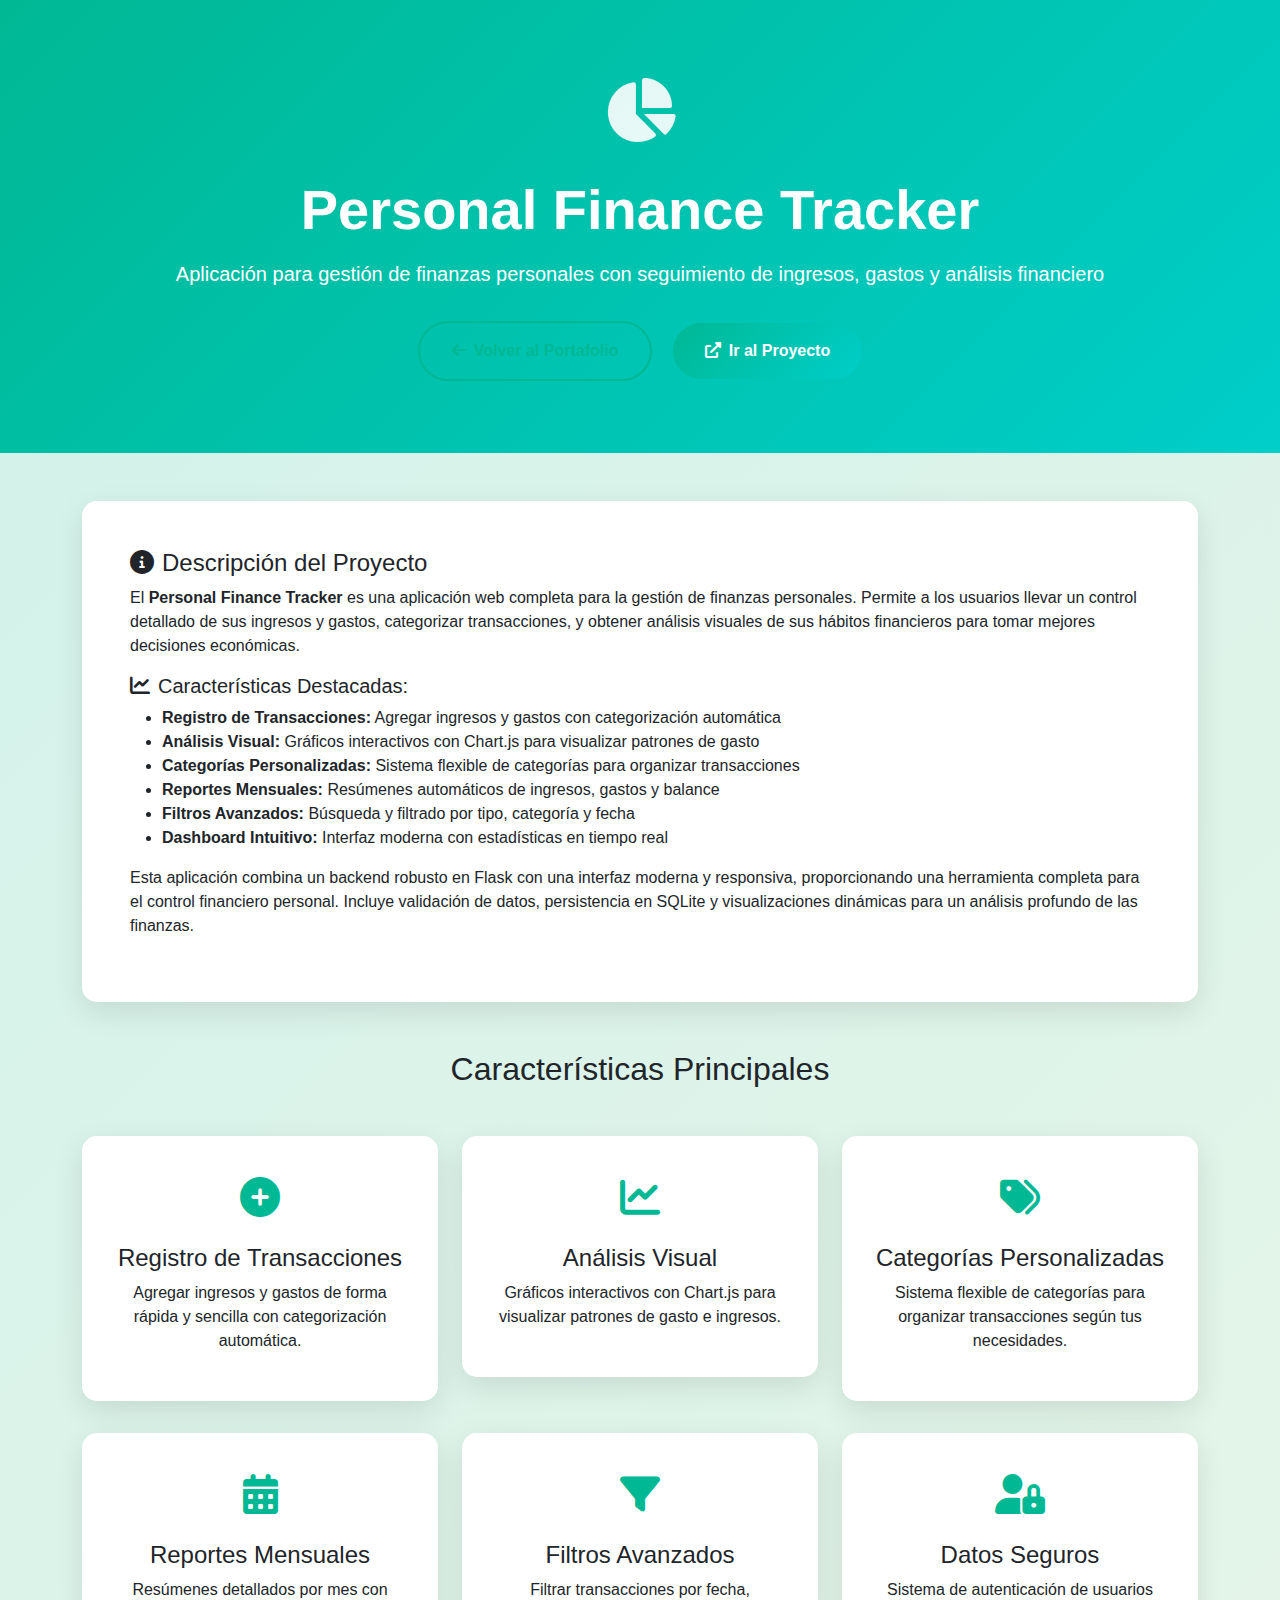
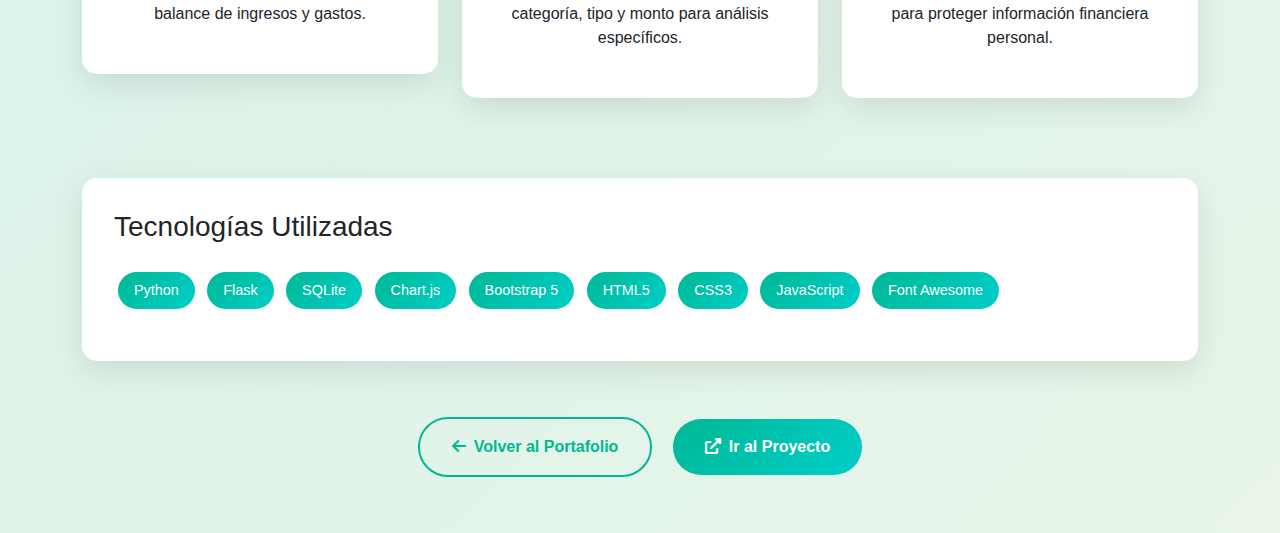
<file: projects/personal-finance-tracker/personal_finance_tracker.html>
<!DOCTYPE html>
<html lang="es">

<head>
    <meta charset="UTF-8">
    <meta name="viewport" content="width=device-width, initial-scale=1.0">
    <title>Personal Finance Tracker - Portafolio</title>
    <link href="https://cdn.jsdelivr.net/npm/bootstrap@5.3.0/dist/css/bootstrap.min.css" rel="stylesheet">
    <link href="https://cdnjs.cloudflare.com/ajax/libs/font-awesome/6.0.0/css/all.min.css" rel="stylesheet">
    <style>
        :root {
            --primary-color: #00b894;
            --secondary-color: #00cec9;
            --accent-color: #fd79a8;
            --dark-color: #2d3436;
            --light-color: #d1f2eb;
        }

        body {
            background: linear-gradient(135deg, var(--light-color) 0%, #e8f5e8 100%);
            font-family: 'Segoe UI', Tahoma, Geneva, Verdana, sans-serif;
            min-height: 100vh;
        }

        .project-header {
            background: linear-gradient(135deg, var(--primary-color) 0%, var(--secondary-color) 100%);
            color: white;
            padding: 4rem 0;
            margin-bottom: 3rem;
        }

        .project-icon {
            font-size: 4rem;
            margin-bottom: 1rem;
            opacity: 0.9;
        }

        .feature-card {
            background: white;
            border-radius: 15px;
            padding: 2rem;
            margin-bottom: 2rem;
            box-shadow: 0 10px 30px rgba(0, 0, 0, 0.1);
            transition: transform 0.3s ease, box-shadow 0.3s ease;
            border: none;
        }

        .feature-card:hover {
            transform: translateY(-5px);
            box-shadow: 0 20px 40px rgba(0, 0, 0, 0.15);
        }

        .feature-icon {
            font-size: 2.5rem;
            color: var(--primary-color);
            margin-bottom: 1rem;
        }

        .tech-stack {
            background: white;
            border-radius: 15px;
            padding: 2rem;
            box-shadow: 0 10px 30px rgba(0, 0, 0, 0.1);
        }

        .tech-tag {
            display: inline-block;
            background: linear-gradient(135deg, var(--primary-color), var(--secondary-color));
            color: white;
            padding: 0.5rem 1rem;
            border-radius: 25px;
            margin: 0.25rem;
            font-size: 0.9rem;
            font-weight: 500;
        }

        .btn-custom {
            background: linear-gradient(135deg, var(--primary-color), var(--secondary-color));
            border: none;
            color: white;
            padding: 1rem 2rem;
            border-radius: 50px;
            font-weight: 600;
            text-decoration: none;
            display: inline-block;
            transition: all 0.3s ease;
            margin: 0.5rem;
        }

        .btn-custom:hover {
            transform: translateY(-2px);
            box-shadow: 0 10px 25px rgba(0, 184, 148, 0.3);
            color: white;
        }

        .btn-outline-custom {
            border: 2px solid var(--primary-color);
            color: var(--primary-color);
            background: transparent;
            padding: 1rem 2rem;
            border-radius: 50px;
            font-weight: 600;
            text-decoration: none;
            display: inline-block;
            transition: all 0.3s ease;
            margin: 0.5rem;
        }

        .btn-outline-custom:hover {
            background: var(--primary-color);
            color: white;
            transform: translateY(-2px);
            box-shadow: 0 10px 25px rgba(0, 184, 148, 0.3);
        }

        .description-section {
            background: white;
            border-radius: 15px;
            padding: 3rem;
            margin-bottom: 3rem;
            box-shadow: 0 10px 30px rgba(0, 0, 0, 0.1);
        }
    </style>
</head>

<body>
    <!-- Project Header -->
    <div class="project-header">
        <div class="container text-center">
            <div class="project-icon">
                <i class="fas fa-chart-pie"></i>
            </div>
            <h1 class="display-4 fw-bold mb-3">Personal Finance Tracker</h1>
            <p class="lead mb-4">Aplicación para gestión de finanzas personales con seguimiento de ingresos, gastos y
                análisis financiero</p>
            <div class="mt-4">
                <a href="/" class="btn-outline-custom">
                    <i class="fas fa-arrow-left me-2"></i>Volver al Portafolio
                </a>
                <a href="/projects/personal-finance-tracker/frontend/" class="btn-custom">
                    <i class="fas fa-external-link-alt me-2"></i>Ir al Proyecto
                </a>
            </div>
        </div>
    </div>

    <div class="container">
        <!-- Project Description -->
        <div class="description-section">
            <div class="project-description">
                <h4><i class="fas fa-info-circle me-2"></i>Descripción del Proyecto</h4>
                <p>
                    El <strong>Personal Finance Tracker</strong> es una aplicación web completa para la gestión de
                    finanzas personales.
                    Permite a los usuarios llevar un control detallado de sus ingresos y gastos, categorizar
                    transacciones,
                    y obtener análisis visuales de sus hábitos financieros para tomar mejores decisiones económicas.
                </p>

                <h5><i class="fas fa-chart-line me-2"></i>Características Destacadas:</h5>
                <ul class="feature-list">
                    <li><strong>Registro de Transacciones:</strong> Agregar ingresos y gastos con categorización
                        automática</li>
                    <li><strong>Análisis Visual:</strong> Gráficos interactivos con Chart.js para visualizar patrones de
                        gasto</li>
                    <li><strong>Categorías Personalizadas:</strong> Sistema flexible de categorías para organizar
                        transacciones</li>
                    <li><strong>Reportes Mensuales:</strong> Resúmenes automáticos de ingresos, gastos y balance</li>
                    <li><strong>Filtros Avanzados:</strong> Búsqueda y filtrado por tipo, categoría y fecha</li>
                    <li><strong>Dashboard Intuitivo:</strong> Interfaz moderna con estadísticas en tiempo real</li>
                </ul>

                <p>
                    Esta aplicación combina un backend robusto en Flask con una interfaz moderna y responsiva,
                    proporcionando una herramienta completa para el control financiero personal. Incluye validación de
                    datos,
                    persistencia en SQLite y visualizaciones dinámicas para un análisis profundo de las finanzas.
                </p>
            </div>
        </div>

        <!-- Features -->
        <div class="row mb-5">
            <div class="col-12">
                <h2 class="text-center mb-5">Características Principales</h2>
            </div>
            <div class="col-md-4">
                <div class="feature-card text-center">
                    <div class="feature-icon">
                        <i class="fas fa-plus-circle"></i>
                    </div>
                    <h4>Registro de Transacciones</h4>
                    <p>Agregar ingresos y gastos de forma rápida y sencilla con categorización automática.</p>
                </div>
            </div>
            <div class="col-md-4">
                <div class="feature-card text-center">
                    <div class="feature-icon">
                        <i class="fas fa-chart-line"></i>
                    </div>
                    <h4>Análisis Visual</h4>
                    <p>Gráficos interactivos con Chart.js para visualizar patrones de gasto e ingresos.</p>
                </div>
            </div>
            <div class="col-md-4">
                <div class="feature-card text-center">
                    <div class="feature-icon">
                        <i class="fas fa-tags"></i>
                    </div>
                    <h4>Categorías Personalizadas</h4>
                    <p>Sistema flexible de categorías para organizar transacciones según tus necesidades.</p>
                </div>
            </div>
            <div class="col-md-4">
                <div class="feature-card text-center">
                    <div class="feature-icon">
                        <i class="fas fa-calendar-alt"></i>
                    </div>
                    <h4>Reportes Mensuales</h4>
                    <p>Resúmenes detallados por mes con balance de ingresos y gastos.</p>
                </div>
            </div>
            <div class="col-md-4">
                <div class="feature-card text-center">
                    <div class="feature-icon">
                        <i class="fas fa-filter"></i>
                    </div>
                    <h4>Filtros Avanzados</h4>
                    <p>Filtrar transacciones por fecha, categoría, tipo y monto para análisis específicos.</p>
                </div>
            </div>
            <div class="col-md-4">
                <div class="feature-card text-center">
                    <div class="feature-icon">
                        <i class="fas fa-user-lock"></i>
                    </div>
                    <h4>Datos Seguros</h4>
                    <p>Sistema de autenticación de usuarios para proteger información financiera personal.</p>
                </div>
            </div>
        </div>

        <!-- Tech Stack -->
        <div class="tech-stack mb-5">
            <h3 class="mb-4">Tecnologías Utilizadas</h3>
            <div class="mb-3">
                <span class="tech-tag">Python</span>
                <span class="tech-tag">Flask</span>
                <span class="tech-tag">SQLite</span>
                <span class="tech-tag">Chart.js</span>
                <span class="tech-tag">Bootstrap 5</span>
                <span class="tech-tag">HTML5</span>
                <span class="tech-tag">CSS3</span>
                <span class="tech-tag">JavaScript</span>
                <span class="tech-tag">Font Awesome</span>
            </div>
        </div>

        <!-- Action Buttons -->
        <div class="text-center mb-5">
            <a href="/" class="btn-outline-custom">
                <i class="fas fa-arrow-left me-2"></i>Volver al Portafolio
            </a>
            <a href="/projects/personal-finance-tracker/frontend/" class="btn-custom">
                <i class="fas fa-external-link-alt me-2"></i>Ir al Proyecto
            </a>
        </div>
    </div>

    <script src="https://cdn.jsdelivr.net/npm/bootstrap@5.3.0/dist/js/bootstrap.bundle.min.js"></script>
</body>

</html>
</file>
